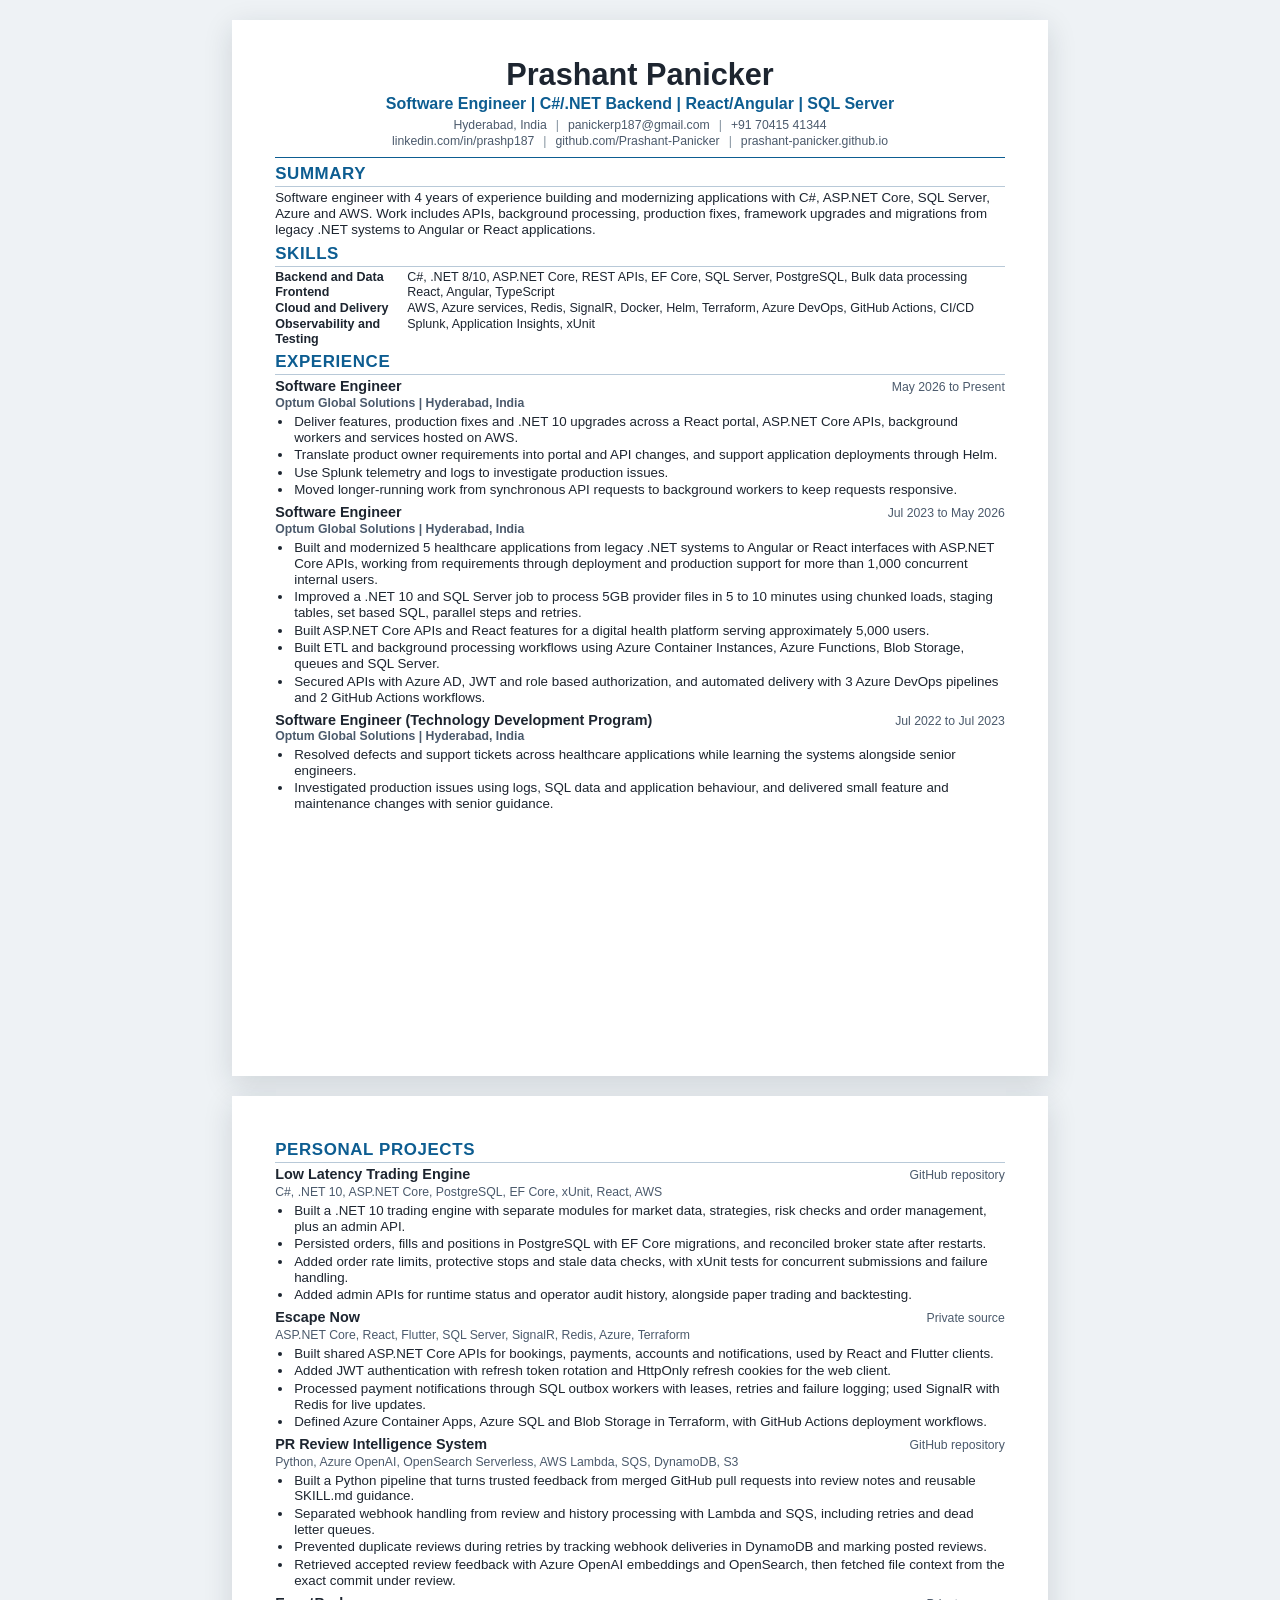
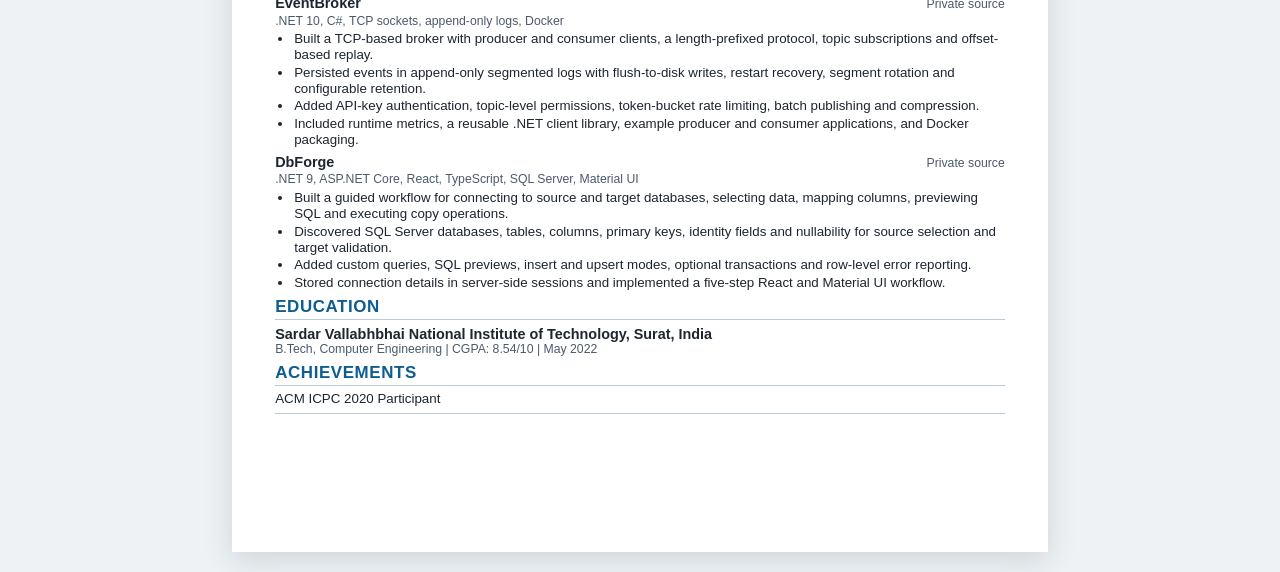
<file: assets/Prashant Panicker - SDE Resume.html>
<!doctype html>
<html lang="en">
<head>
  <meta charset="utf-8">
  <meta name="viewport" content="width=device-width, initial-scale=1">
  <title>Prashant Panicker | Software Engineer Resume</title>
  <style>
    :root {
      --ink: #1d2530;
      --muted: #4b5a6c;
      --accent: #0d5d91;
      --rule: #b8c9d8;
    }

    * { box-sizing: border-box; }

    html, body { margin: 0; padding: 0; }

    body {
      color: var(--ink);
      background: #eef2f5;
      font: 10pt/1.2 Arial, Helvetica, sans-serif;
    }

    .page {
      width: 8.5in;
      min-height: 11in;
      margin: 20px auto;
      padding: 0.4in 0.45in;
      background: #fff;
      box-shadow: 0 8px 28px rgba(18, 34, 48, 0.14);
    }

    header {
      padding-bottom: 7px;
      border-bottom: 1.5px solid var(--accent);
      text-align: center;
    }

    h1 {
      margin: 0 0 3px;
      font-size: 23pt;
      line-height: 1.05;
    }

    .headline {
      color: var(--accent);
      font-size: 12pt;
      font-weight: 700;
    }

    .contact {
      margin-top: 5px;
      color: var(--muted);
      font-size: 9.2pt;
      line-height: 1.3;
    }

    .contact span:not(:last-child)::after {
      margin: 0 9px;
      color: #82909d;
      content: "|";
    }

    section { margin-top: 7px; }

    h2 {
      margin: 0 0 3px;
      padding-bottom: 2px;
      border-bottom: 1px solid var(--rule);
      color: var(--accent);
      font-size: 12.7pt;
      line-height: 1.12;
      letter-spacing: 0.6px;
      text-transform: uppercase;
    }

    p { margin: 0; }

    .skills {
      display: grid;
      grid-template-columns: 132px 1fr;
      gap: 1px 0;
      font-size: 9.4pt;
      line-height: 1.18;
    }

    .skills strong { padding-right: 12px; }

    .job, .project, .education { margin-top: 6px; }
    .job:first-of-type, .project:first-of-type { margin-top: 0; }

    .row {
      display: flex;
      align-items: baseline;
      justify-content: space-between;
      gap: 16px;
    }

    h3 {
      margin: 0;
      font-size: 10.8pt;
      line-height: 1.16;
    }

    .date, .link, .stack, .company, .detail {
      color: var(--muted);
      font-size: 9.2pt;
    }

    .company { margin-top: 1px; font-weight: 700; }
    .link { white-space: nowrap; }
    .date { white-space: nowrap; }
    a { color: inherit; text-decoration: none; }
    a:hover { text-decoration: underline; }
    .more-projects { margin-top: 5px; }
    .stack { margin-top: 2px; }

    ul {
      margin: 3px 0 0 18px;
      padding: 0;
    }

    li {
      margin: 1.5px 0;
      padding-left: 1px;
    }

    .achievement-line {
      padding: 2px 0 6px;
      border-bottom: 1px solid var(--rule);
    }

    .languages { margin-top: 5px; color: var(--muted); }

    @page { size: Letter; margin: 0.4in 0.45in; }

    @media print {
      body { background: #fff; }

      .page {
        display: flow-root;
        width: 7.56in;
        min-height: 0;
        margin: 0;
        padding: 0;
        box-shadow: none;
        break-after: page;
      }

      .page:last-child { break-after: auto; }

      header, .job, .project, .education, li {
        break-inside: avoid;
        page-break-inside: avoid;
      }

      h2, h3, .row {
        break-after: avoid;
        page-break-after: avoid;
      }
    }
  </style>
</head>
<body>
  <main>
    <div class="page">
      <header>
        <h1>Prashant Panicker</h1>
        <div class="headline">Software Engineer | C#/.NET Backend | React/Angular | SQL Server</div>
        <div class="contact">
          <div><span>Hyderabad, India</span><span><a href="mailto:panickerp187@gmail.com">panickerp187@gmail.com</a></span><span><a href="tel:+917041541344">+91 70415 41344</a></span></div>
          <div><span><a href="https://linkedin.com/in/prashp187">linkedin.com/in/prashp187</a></span><span><a href="https://github.com/Prashant-Panicker">github.com/Prashant-Panicker</a></span><span><a href="https://prashant-panicker.github.io">prashant-panicker.github.io</a></span></div>
        </div>
      </header>

      <section>
        <h2>Summary</h2>
        <p>Software engineer with 4 years of experience building and modernizing applications with C#, ASP.NET Core, SQL Server, Azure and AWS. Work includes APIs, background processing, production fixes, framework upgrades and migrations from legacy .NET systems to Angular or React applications.</p>
      </section>

      <section>
        <h2>Skills</h2>
        <div class="skills">
          <strong>Backend and Data</strong><span>C#, .NET 8/10, ASP.NET Core, REST APIs, EF Core, SQL Server, PostgreSQL, Bulk data processing</span>
          <strong>Frontend</strong><span>React, Angular, TypeScript</span>
          <strong>Cloud and Delivery</strong><span>AWS, Azure services, Redis, SignalR, Docker, Helm, Terraform, Azure DevOps, GitHub Actions, CI/CD</span>
          <strong>Observability and Testing</strong><span>Splunk, Application Insights, xUnit</span>
        </div>
      </section>

      <section>
        <h2>Experience</h2>
        <article class="job">
          <div class="row"><h3>Software Engineer</h3><span class="date">May 2026 to Present</span></div>
          <div class="company">Optum Global Solutions | Hyderabad, India</div>
          <ul>
            <li>Deliver features, production fixes and .NET 10 upgrades across a React portal, ASP.NET Core APIs, background workers and services hosted on AWS.</li>
            <li>Translate product owner requirements into portal and API changes, and support application deployments through Helm.</li>
            <li>Use Splunk telemetry and logs to investigate production issues.</li>
            <li>Moved longer-running work from synchronous API requests to background workers to keep requests responsive.</li>
          </ul>
        </article>

        <article class="job">
          <div class="row"><h3>Software Engineer</h3><span class="date">Jul 2023 to May 2026</span></div>
          <div class="company">Optum Global Solutions | Hyderabad, India</div>
          <ul>
            <li>Built and modernized 5 healthcare applications from legacy .NET systems to Angular or React interfaces with ASP.NET Core APIs, working from requirements through deployment and production support for more than 1,000 concurrent internal users.</li>
            <li>Improved a .NET 10 and SQL Server job to process 5GB provider files in 5 to 10 minutes using chunked loads, staging tables, set based SQL, parallel steps and retries.</li>
            <li>Built ASP.NET Core APIs and React features for a digital health platform serving approximately 5,000 users.</li>
            <li>Built ETL and background processing workflows using Azure Container Instances, Azure Functions, Blob Storage, queues and SQL Server.</li>
            <li>Secured APIs with Azure AD, JWT and role based authorization, and automated delivery with 3 Azure DevOps pipelines and 2 GitHub Actions workflows.</li>
          </ul>
        </article>

        <article class="job">
          <div class="row"><h3>Software Engineer (Technology Development Program)</h3><span class="date">Jul 2022 to Jul 2023</span></div>
          <div class="company">Optum Global Solutions | Hyderabad, India</div>
          <ul>
            <li>Resolved defects and support tickets across healthcare applications while learning the systems alongside senior engineers.</li>
            <li>Investigated production issues using logs, SQL data and application behaviour, and delivered small feature and maintenance changes with senior guidance.</li>
          </ul>
        </article>
      </section>
    </div>

    <div class="page">
      <section>
        <h2>Personal Projects</h2>
        <article class="project">
          <div class="row"><h3>Low Latency Trading Engine</h3><a class="link" href="https://github.com/Prashant-Panicker/low-latency-trading-engine">GitHub repository</a></div>
          <div class="stack">C#, .NET 10, ASP.NET Core, PostgreSQL, EF Core, xUnit, React, AWS</div>
          <ul>
            <li>Built a .NET 10 trading engine with separate modules for market data, strategies, risk checks and order management, plus an admin API.</li>
            <li>Persisted orders, fills and positions in PostgreSQL with EF Core migrations, and reconciled broker state after restarts.</li>
            <li>Added order rate limits, protective stops and stale data checks, with xUnit tests for concurrent submissions and failure handling.</li>
            <li>Added admin APIs for runtime status and operator audit history, alongside paper trading and backtesting.</li>
          </ul>
        </article>

        <article class="project">
          <div class="row"><h3>Escape Now</h3><span class="link">Private source</span></div>
          <div class="stack">ASP.NET Core, React, Flutter, SQL Server, SignalR, Redis, Azure, Terraform</div>
          <ul>
            <li>Built shared ASP.NET Core APIs for bookings, payments, accounts and notifications, used by React and Flutter clients.</li>
            <li>Added JWT authentication with refresh token rotation and HttpOnly refresh cookies for the web client.</li>
            <li>Processed payment notifications through SQL outbox workers with leases, retries and failure logging; used SignalR with Redis for live updates.</li>
            <li>Defined Azure Container Apps, Azure SQL and Blob Storage in Terraform, with GitHub Actions deployment workflows.</li>
          </ul>
        </article>

        <article class="project">
          <div class="row"><h3>PR Review Intelligence System</h3><a class="link" href="https://github.com/Prashant-Panicker/pr-to-skill">GitHub repository</a></div>
          <div class="stack">Python, Azure OpenAI, OpenSearch Serverless, AWS Lambda, SQS, DynamoDB, S3</div>
          <ul>
            <li>Built a Python pipeline that turns trusted feedback from merged GitHub pull requests into review notes and reusable SKILL.md guidance.</li>
            <li>Separated webhook handling from review and history processing with Lambda and SQS, including retries and dead letter queues.</li>
            <li>Prevented duplicate reviews during retries by tracking webhook deliveries in DynamoDB and marking posted reviews.</li>
            <li>Retrieved accepted review feedback with Azure OpenAI embeddings and OpenSearch, then fetched file context from the exact commit under review.</li>
          </ul>
        </article>

        <article class="project">
          <div class="row"><h3>EventBroker</h3><span class="link">Private source</span></div>
          <div class="stack">.NET 10, C#, TCP sockets, append-only logs, Docker</div>
          <ul>
            <li>Built a TCP-based broker with producer and consumer clients, a length-prefixed protocol, topic subscriptions and offset-based replay.</li>
            <li>Persisted events in append-only segmented logs with flush-to-disk writes, restart recovery, segment rotation and configurable retention.</li>
            <li>Added API-key authentication, topic-level permissions, token-bucket rate limiting, batch publishing and compression.</li>
            <li>Included runtime metrics, a reusable .NET client library, example producer and consumer applications, and Docker packaging.</li>
          </ul>
        </article>

        <article class="project">
          <div class="row"><h3>DbForge</h3><span class="link">Private source</span></div>
          <div class="stack">.NET 9, ASP.NET Core, React, TypeScript, SQL Server, Material UI</div>
          <ul>
            <li>Built a guided workflow for connecting to source and target databases, selecting data, mapping columns, previewing SQL and executing copy operations.</li>
            <li>Discovered SQL Server databases, tables, columns, primary keys, identity fields and nullability for source selection and target validation.</li>
            <li>Added custom queries, SQL previews, insert and upsert modes, optional transactions and row-level error reporting.</li>
            <li>Stored connection details in server-side sessions and implemented a five-step React and Material UI workflow.</li>
          </ul>
        </article>
      </section>

      <section>
        <h2>Education</h2>
        <div class="education">
          <h3>Sardar Vallabhbhai National Institute of Technology, Surat, India</h3>
          <div class="detail">B.Tech, Computer Engineering | CGPA: 8.54/10 | May 2022</div>
        </div>
      </section>

      <section>
        <h2>Achievements</h2>
        <p class="achievement-line">ACM ICPC 2020 Participant</p>
      </section>
    </div>
  </main>
</body>
</html>
</file>
